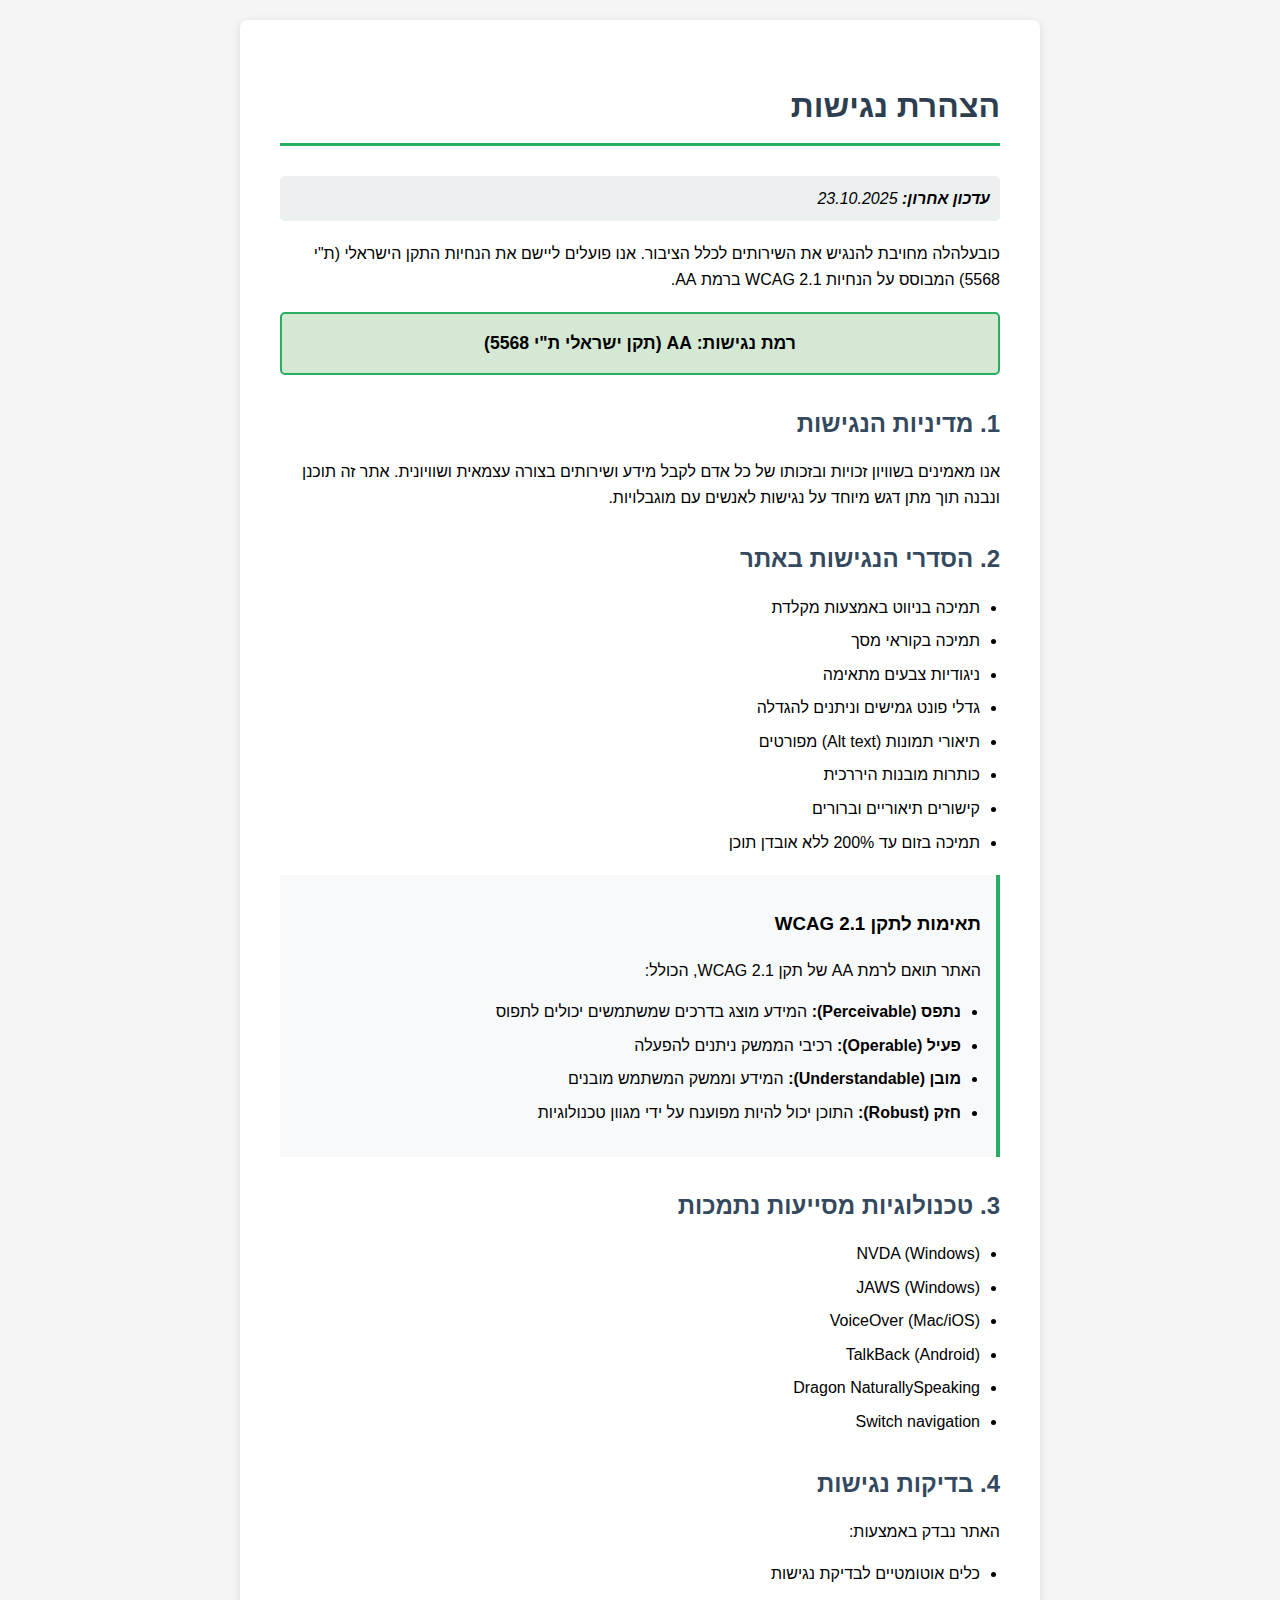
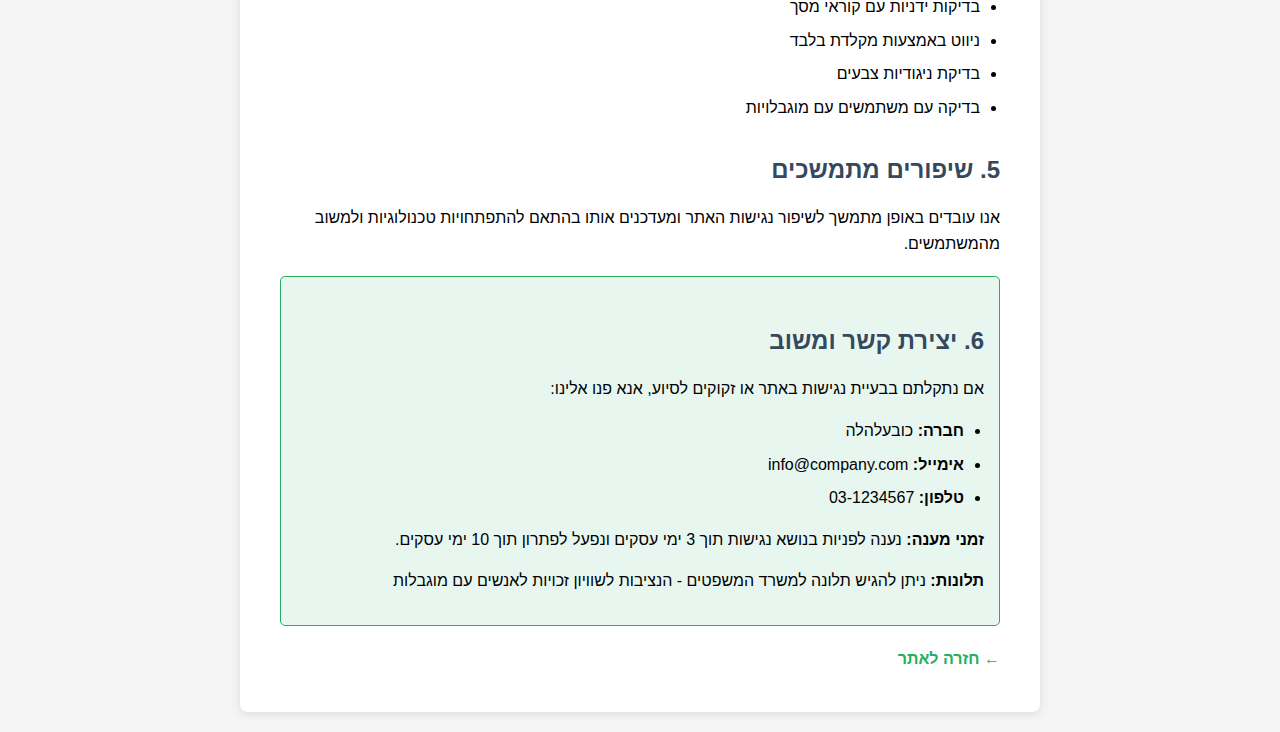
<file: public/accessibility.html>
<!DOCTYPE html>
<html lang="he" dir="rtl">
<head>
    <meta charset="UTF-8">
    <meta name="viewport" content="width=device-width, initial-scale=1.0">
    <title>הצהרת נגישות - כובעלהלה</title>
    <style>
        body {
            font-family: 'Segoe UI', Tahoma, Geneva, Verdana, sans-serif;
            line-height: 1.6;
            max-width: 800px;
            margin: 0 auto;
            padding: 20px;
            background-color: #f5f5f5;
            direction: rtl;
        }
        .container {
            background: white;
            padding: 40px;
            border-radius: 8px;
            box-shadow: 0 2px 10px rgba(0,0,0,0.1);
        }
        h1 {
            color: #2c3e50;
            border-bottom: 3px solid #27ae60;
            padding-bottom: 10px;
            margin-bottom: 30px;
        }
        h2 {
            color: #34495e;
            margin-top: 30px;
            margin-bottom: 15px;
        }
        .last-updated {
            background: #ecf0f1;
            padding: 10px;
            border-radius: 5px;
            margin-bottom: 20px;
            font-style: italic;
        }
        .contact-info {
            background: #e8f6f0;
            border: 1px solid #27ae60;
            padding: 15px;
            border-radius: 5px;
            margin-top: 20px;
        }
        .compliance-level {
            background: #d5e8d4;
            border: 2px solid #27ae60;
            padding: 15px;
            border-radius: 5px;
            margin: 20px 0;
            text-align: center;
            font-weight: bold;
            font-size: 1.1em;
        }
        ul {
            padding-right: 20px;
        }
        li {
            margin-bottom: 8px;
        }
        .back-link {
            display: inline-block;
            margin-top: 20px;
            color: #27ae60;
            text-decoration: none;
            font-weight: bold;
        }
        .back-link:hover {
            text-decoration: underline;
        }
        .wcag-info {
            background: #f8f9fa;
            border-right: 4px solid #27ae60;
            padding: 15px;
            margin: 20px 0;
        }
    </style>
</head>
<body>
    <div class="container">
        <h1>הצהרת נגישות</h1>
        
        <div class="last-updated">
            <strong>עדכון אחרון:</strong> 23.10.2025
        </div>

        <p>
            כובעלהלה מחויבת להנגיש את השירותים לכלל הציבור. אנו פועלים ליישם את הנחיות התקן הישראלי 
            (ת"י 5568) המבוסס על הנחיות WCAG 2.1 ברמת AA.
        </p>

        <div class="compliance-level">
            רמת נגישות: AA (תקן ישראלי ת"י 5568)
        </div>

        <h2>1. מדיניות הנגישות</h2>
        <p>
            אנו מאמינים בשוויון זכויות ובזכותו של כל אדם לקבל מידע ושירותים בצורה עצמאית ושוויונית. 
            אתר זה תוכנן ונבנה תוך מתן דגש מיוחד על נגישות לאנשים עם מוגבלויות.
        </p>

        <h2>2. הסדרי הנגישות באתר</h2>
        <ul>
            <li>תמיכה בניווט באמצעות מקלדת</li>
            <li>תמיכה בקוראי מסך</li>
            <li>ניגודיות צבעים מתאימה</li>
            <li>גדלי פונט גמישים וניתנים להגדלה</li>
            <li>תיאורי תמונות (Alt text) מפורטים</li>
            <li>כותרות מובנות היררכית</li>
            <li>קישורים תיאוריים וברורים</li>
            <li>תמיכה בזום עד 200% ללא אובדן תוכן</li>
        </ul>

        <div class="wcag-info">
            <h3>תאימות לתקן WCAG 2.1</h3>
            <p>האתר תואם לרמת AA של תקן WCAG 2.1, הכולל:</p>
            <ul>
                <li><strong>נתפס (Perceivable):</strong> המידע מוצג בדרכים שמשתמשים יכולים לתפוס</li>
                <li><strong>פעיל (Operable):</strong> רכיבי הממשק ניתנים להפעלה</li>
                <li><strong>מובן (Understandable):</strong> המידע וממשק המשתמש מובנים</li>
                <li><strong>חזק (Robust):</strong> התוכן יכול להיות מפוענח על ידי מגוון טכנולוגיות</li>
            </ul>
        </div>

        <h2>3. טכנולוגיות מסייעות נתמכות</h2>
        <ul>
            <li>NVDA (Windows)</li>
            <li>JAWS (Windows)</li>
            <li>VoiceOver (Mac/iOS)</li>
            <li>TalkBack (Android)</li>
            <li>Dragon NaturallySpeaking</li>
            <li>Switch navigation</li>
        </ul>

        <h2>4. בדיקות נגישות</h2>
        <p>האתר נבדק באמצעות:</p>
        <ul>
            <li>כלים אוטומטיים לבדיקת נגישות</li>
            <li>בדיקות ידניות עם קוראי מסך</li>
            <li>ניווט באמצעות מקלדת בלבד</li>
            <li>בדיקת ניגודיות צבעים</li>
            <li>בדיקה עם משתמשים עם מוגבלויות</li>
        </ul>

        <h2>5. שיפורים מתמשכים</h2>
        <p>
            אנו עובדים באופן מתמשך לשיפור נגישות האתר ומעדכנים אותו בהתאם להתפתחויות טכנולוגיות ולמשוב מהמשתמשים.
        </p>

        <div class="contact-info">
            <h2>6. יצירת קשר ומשוב</h2>
            <p>אם נתקלתם בבעיית נגישות באתר או זקוקים לסיוע, אנא פנו אלינו:</p>
            <ul>
                <li><strong>חברה:</strong> כובעלהלה</li>
                <li><strong>אימייל:</strong> info@company.com</li>
                <li><strong>טלפון:</strong> 03-1234567</li>
            </ul>
            <p>
                <strong>זמני מענה:</strong> נענה לפניות בנושא נגישות תוך 3 ימי עסקים ונפעל לפתרון תוך 10 ימי עסקים.
            </p>
            <p>
                <strong>תלונות:</strong> ניתן להגיש תלונה למשרד המשפטים - הנציבות לשוויון זכויות לאנשים עם מוגבלות
            </p>
        </div>

        <a href="/" class="back-link">← חזרה לאתר</a>
    </div>
</body>
</html>
</file>
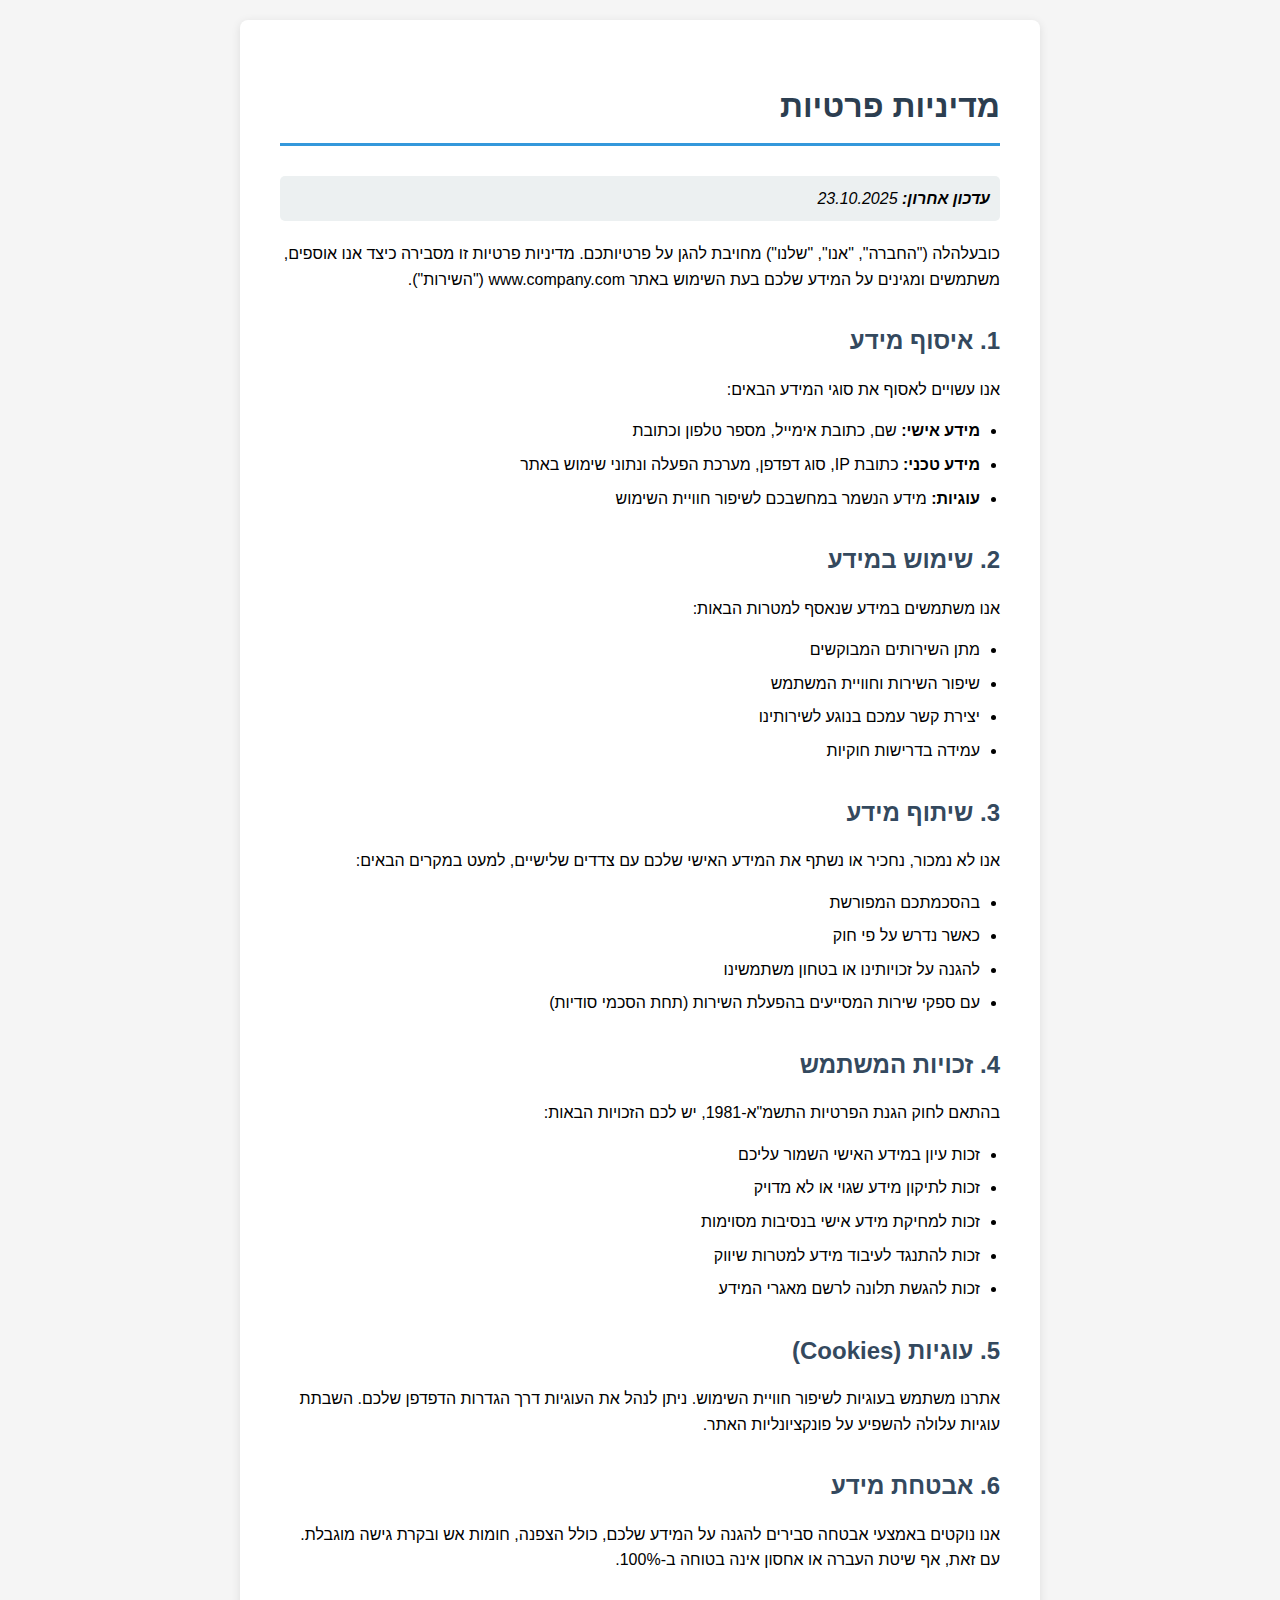
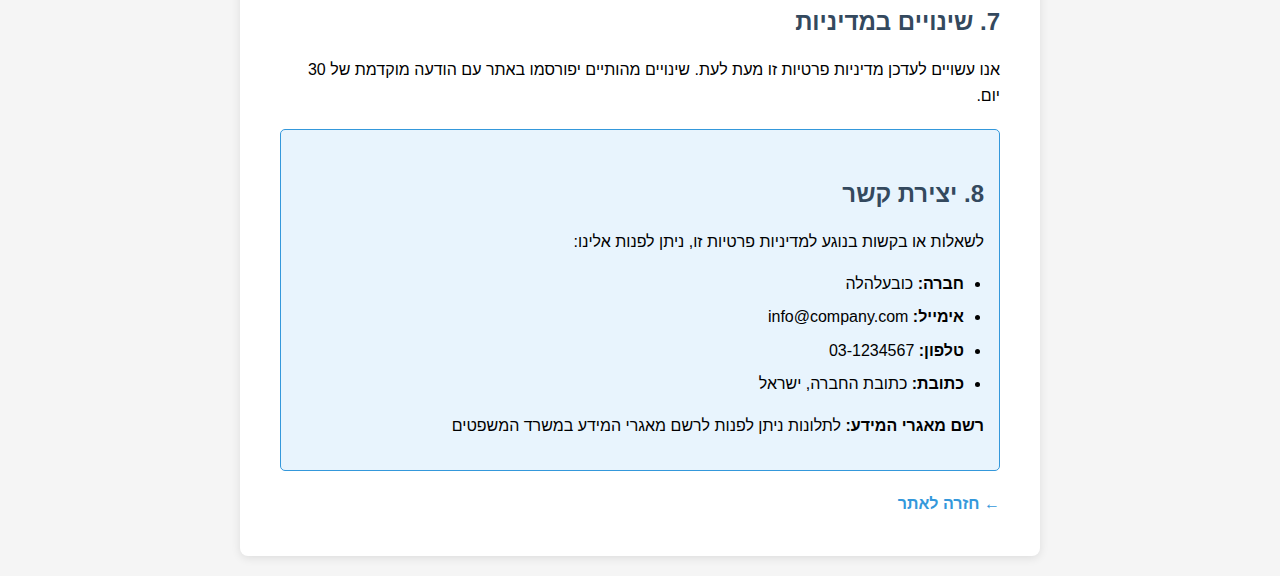
<file: public/privacy.html>
<!DOCTYPE html>
<html lang="he" dir="rtl">
<head>
    <meta charset="UTF-8">
    <meta name="viewport" content="width=device-width, initial-scale=1.0">
    <title>מדיניות פרטיות - כובעלהלה</title>
    <style>
        body {
            font-family: 'Segoe UI', Tahoma, Geneva, Verdana, sans-serif;
            line-height: 1.6;
            max-width: 800px;
            margin: 0 auto;
            padding: 20px;
            background-color: #f5f5f5;
            direction: rtl;
        }
        .container {
            background: white;
            padding: 40px;
            border-radius: 8px;
            box-shadow: 0 2px 10px rgba(0,0,0,0.1);
        }
        h1 {
            color: #2c3e50;
            border-bottom: 3px solid #3498db;
            padding-bottom: 10px;
            margin-bottom: 30px;
        }
        h2 {
            color: #34495e;
            margin-top: 30px;
            margin-bottom: 15px;
        }
        .last-updated {
            background: #ecf0f1;
            padding: 10px;
            border-radius: 5px;
            margin-bottom: 20px;
            font-style: italic;
        }
        .contact-info {
            background: #e8f4fd;
            border: 1px solid #3498db;
            padding: 15px;
            border-radius: 5px;
            margin-top: 20px;
        }
        ul {
            padding-right: 20px;
        }
        li {
            margin-bottom: 8px;
        }
        .back-link {
            display: inline-block;
            margin-top: 20px;
            color: #3498db;
            text-decoration: none;
            font-weight: bold;
        }
        .back-link:hover {
            text-decoration: underline;
        }
    </style>
</head>
<body>
    <div class="container">
        <h1>מדיניות פרטיות</h1>
        
        <div class="last-updated">
            <strong>עדכון אחרון:</strong> 23.10.2025
        </div>

        <p>
            כובעלהלה ("החברה", "אנו", "שלנו") מחויבת להגן על פרטיותכם. מדיניות פרטיות זו מסבירה כיצד אנו אוספים, 
            משתמשים ומגינים על המידע שלכם בעת השימוש באתר www.company.com ("השירות").
        </p>

        <h2>1. איסוף מידע</h2>
        <p>אנו עשויים לאסוף את סוגי המידע הבאים:</p>
        <ul>
            <li><strong>מידע אישי:</strong> שם, כתובת אימייל, מספר טלפון וכתובת</li>
            <li><strong>מידע טכני:</strong> כתובת IP, סוג דפדפן, מערכת הפעלה ונתוני שימוש באתר</li>
            <li><strong>עוגיות:</strong> מידע הנשמר במחשבכם לשיפור חוויית השימוש</li>
        </ul>

        <h2>2. שימוש במידע</h2>
        <p>אנו משתמשים במידע שנאסף למטרות הבאות:</p>
        <ul>
            <li>מתן השירותים המבוקשים</li>
            <li>שיפור השירות וחוויית המשתמש</li>
            <li>יצירת קשר עמכם בנוגע לשירותינו</li>
            <li>עמידה בדרישות חוקיות</li>
        </ul>

        <h2>3. שיתוף מידע</h2>
        <p>אנו לא נמכור, נחכיר או נשתף את המידע האישי שלכם עם צדדים שלישיים, למעט במקרים הבאים:</p>
        <ul>
            <li>בהסכמתכם המפורשת</li>
            <li>כאשר נדרש על פי חוק</li>
            <li>להגנה על זכויותינו או בטחון משתמשינו</li>
            <li>עם ספקי שירות המסייעים בהפעלת השירות (תחת הסכמי סודיות)</li>
        </ul>

        <h2>4. זכויות המשתמש</h2>
        <p>בהתאם לחוק הגנת הפרטיות התשמ"א-1981, יש לכם הזכויות הבאות:</p>
        <ul>
            <li>זכות עיון במידע האישי השמור עליכם</li>
            <li>זכות לתיקון מידע שגוי או לא מדויק</li>
            <li>זכות למחיקת מידע אישי בנסיבות מסוימות</li>
            <li>זכות להתנגד לעיבוד מידע למטרות שיווק</li>
            <li>זכות להגשת תלונה לרשם מאגרי המידע</li>
        </ul>

        <h2>5. עוגיות (Cookies)</h2>
        <p>
            אתרנו משתמש בעוגיות לשיפור חוויית השימוש. ניתן לנהל את העוגיות דרך הגדרות הדפדפן שלכם. 
            השבתת עוגיות עלולה להשפיע על פונקציונליות האתר.
        </p>

        <h2>6. אבטחת מידע</h2>
        <p>
            אנו נוקטים באמצעי אבטחה סבירים להגנה על המידע שלכם, כולל הצפנה, חומות אש ובקרת גישה מוגבלת. 
            עם זאת, אף שיטת העברה או אחסון אינה בטוחה ב-100%.
        </p>

        <h2>7. שינויים במדיניות</h2>
        <p>
            אנו עשויים לעדכן מדיניות פרטיות זו מעת לעת. שינויים מהותיים יפורסמו באתר עם הודעה מוקדמת של 30 יום.
        </p>

        <div class="contact-info">
            <h2>8. יצירת קשר</h2>
            <p>לשאלות או בקשות בנוגע למדיניות פרטיות זו, ניתן לפנות אלינו:</p>
            <ul>
                <li><strong>חברה:</strong> כובעלהלה</li>
                <li><strong>אימייל:</strong> info@company.com</li>
                <li><strong>טלפון:</strong> 03-1234567</li>
                <li><strong>כתובת:</strong> כתובת החברה, ישראל</li>
            </ul>
            <p><strong>רשם מאגרי המידע:</strong> לתלונות ניתן לפנות לרשם מאגרי המידע במשרד המשפטים</p>
        </div>

        <a href="/" class="back-link">← חזרה לאתר</a>
    </div>
</body>
</html>
</file>
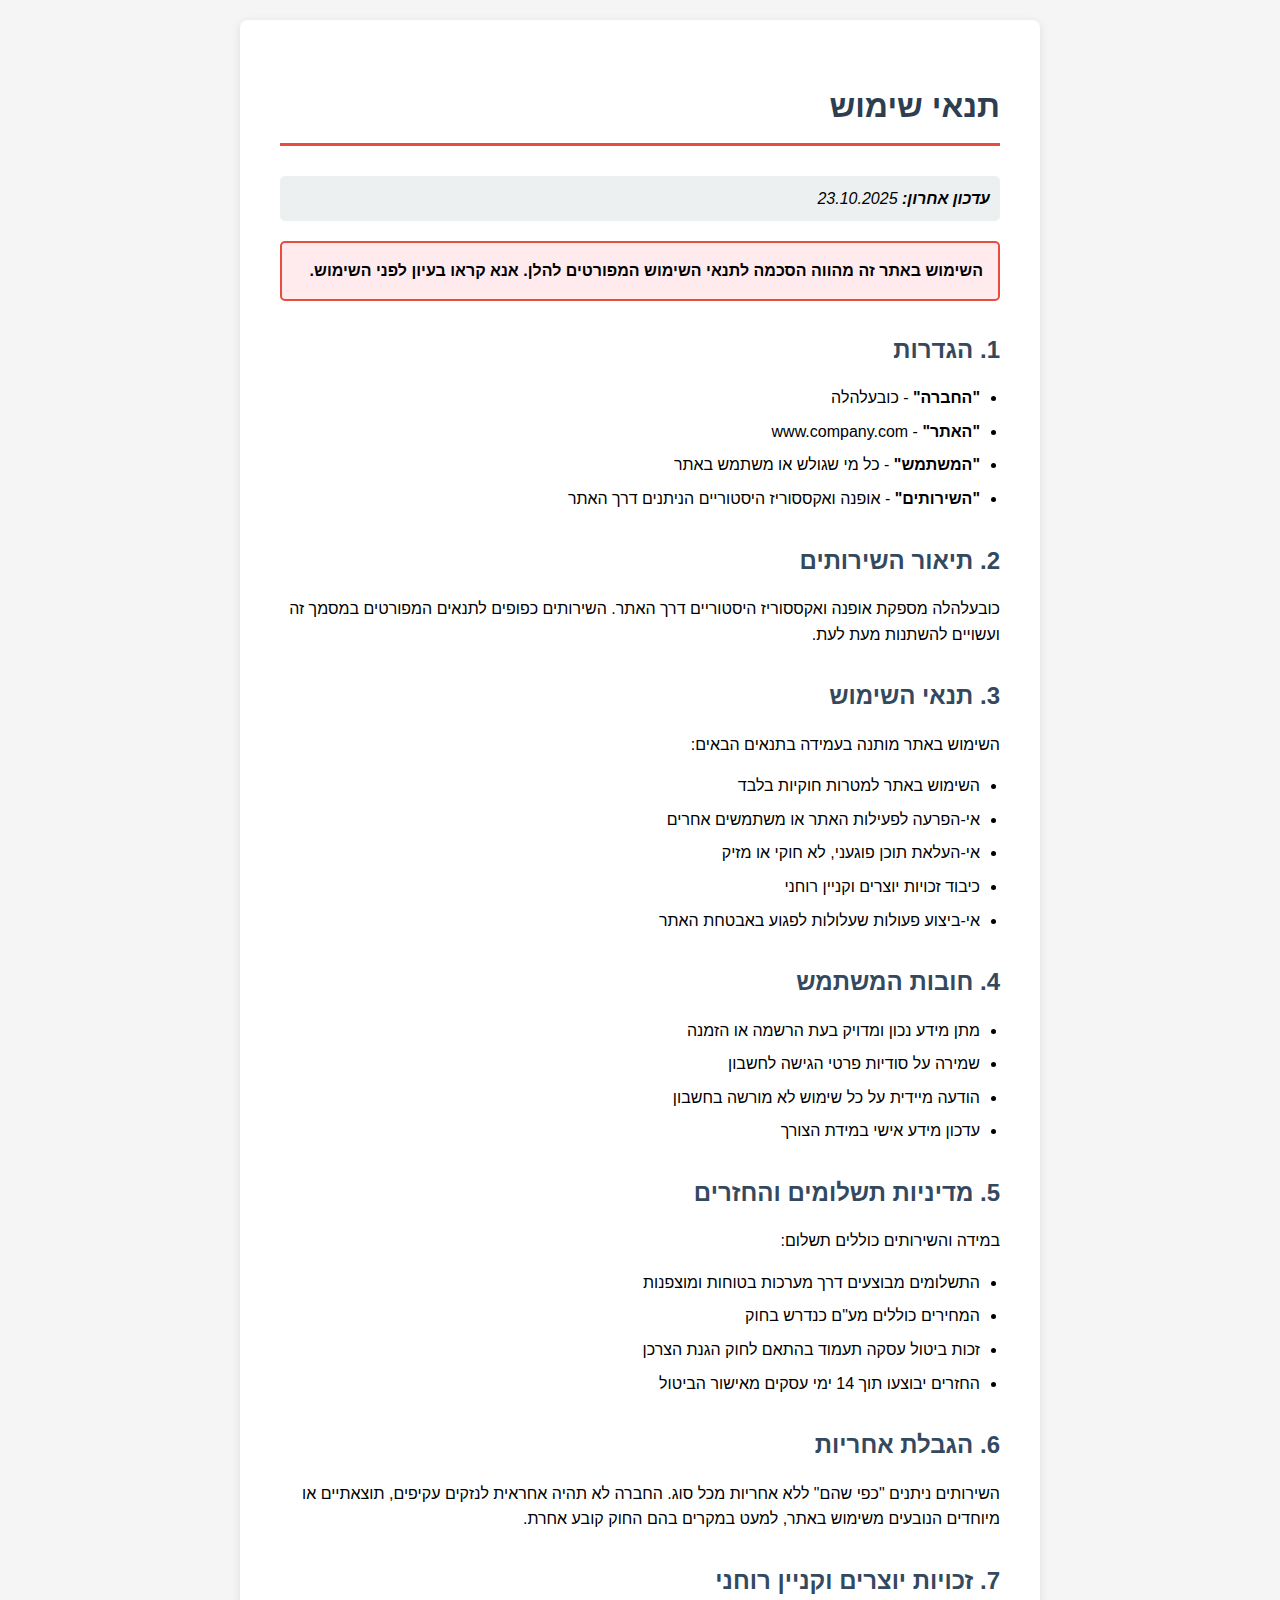
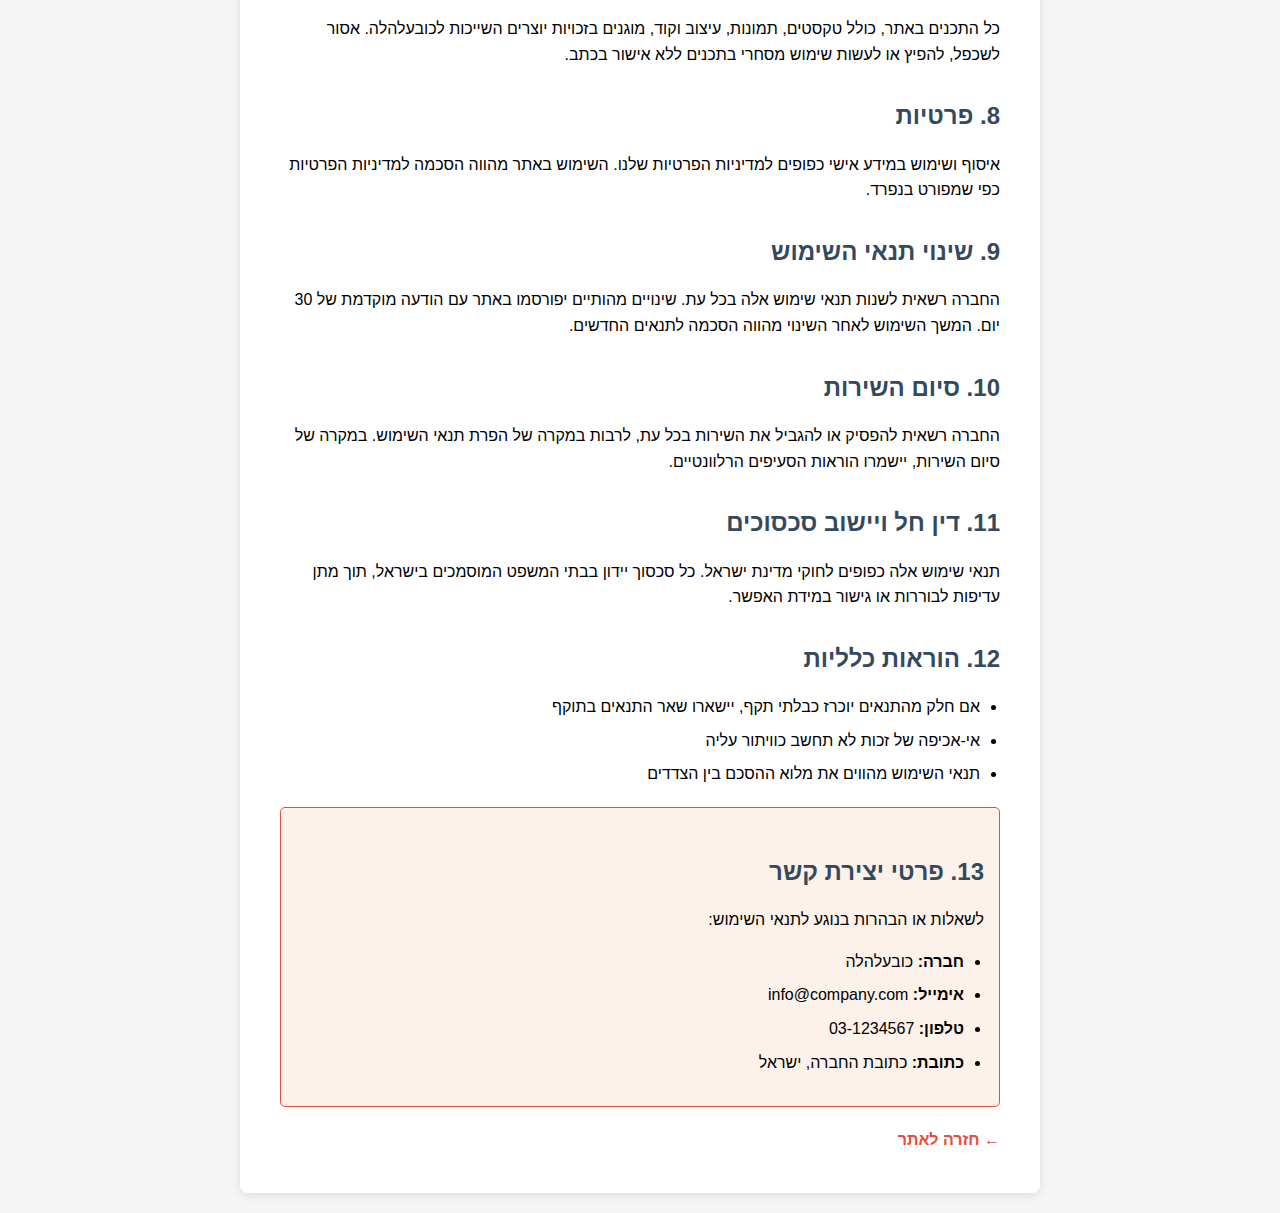
<file: public/terms.html>
<!DOCTYPE html>
<html lang="he" dir="rtl">
<head>
    <meta charset="UTF-8">
    <meta name="viewport" content="width=device-width, initial-scale=1.0">
    <title>תנאי שימוש - כובעלהלה</title>
    <style>
        body {
            font-family: 'Segoe UI', Tahoma, Geneva, Verdana, sans-serif;
            line-height: 1.6;
            max-width: 800px;
            margin: 0 auto;
            padding: 20px;
            background-color: #f5f5f5;
            direction: rtl;
        }
        .container {
            background: white;
            padding: 40px;
            border-radius: 8px;
            box-shadow: 0 2px 10px rgba(0,0,0,0.1);
        }
        h1 {
            color: #2c3e50;
            border-bottom: 3px solid #e74c3c;
            padding-bottom: 10px;
            margin-bottom: 30px;
        }
        h2 {
            color: #34495e;
            margin-top: 30px;
            margin-bottom: 15px;
        }
        .last-updated {
            background: #ecf0f1;
            padding: 10px;
            border-radius: 5px;
            margin-bottom: 20px;
            font-style: italic;
        }
        .contact-info {
            background: #fdf2e9;
            border: 1px solid #e74c3c;
            padding: 15px;
            border-radius: 5px;
            margin-top: 20px;
        }
        .important-notice {
            background: #ffebee;
            border: 2px solid #e74c3c;
            padding: 15px;
            border-radius: 5px;
            margin: 20px 0;
            font-weight: bold;
        }
        ul {
            padding-right: 20px;
        }
        li {
            margin-bottom: 8px;
        }
        .back-link {
            display: inline-block;
            margin-top: 20px;
            color: #e74c3c;
            text-decoration: none;
            font-weight: bold;
        }
        .back-link:hover {
            text-decoration: underline;
        }
    </style>
</head>
<body>
    <div class="container">
        <h1>תנאי שימוש</h1>
        
        <div class="last-updated">
            <strong>עדכון אחרון:</strong> 23.10.2025
        </div>

        <div class="important-notice">
            השימוש באתר זה מהווה הסכמה לתנאי השימוש המפורטים להלן. אנא קראו בעיון לפני השימוש.
        </div>

        <h2>1. הגדרות</h2>
        <ul>
            <li><strong>"החברה"</strong> - כובעלהלה</li>
            <li><strong>"האתר"</strong> - www.company.com</li>
            <li><strong>"המשתמש"</strong> - כל מי שגולש או משתמש באתר</li>
            <li><strong>"השירותים"</strong> - אופנה ואקססוריז היסטוריים הניתנים דרך האתר</li>
        </ul>

        <h2>2. תיאור השירותים</h2>
        <p>
            כובעלהלה מספקת אופנה ואקססוריז היסטוריים דרך האתר. השירותים כפופים לתנאים המפורטים במסמך זה 
            ועשויים להשתנות מעת לעת.
        </p>

        <h2>3. תנאי השימוש</h2>
        <p>השימוש באתר מותנה בעמידה בתנאים הבאים:</p>
        <ul>
            <li>השימוש באתר למטרות חוקיות בלבד</li>
            <li>אי-הפרעה לפעילות האתר או משתמשים אחרים</li>
            <li>אי-העלאת תוכן פוגעני, לא חוקי או מזיק</li>
            <li>כיבוד זכויות יוצרים וקניין רוחני</li>
            <li>אי-ביצוע פעולות שעלולות לפגוע באבטחת האתר</li>
        </ul>

        <h2>4. חובות המשתמש</h2>
        <ul>
            <li>מתן מידע נכון ומדויק בעת הרשמה או הזמנה</li>
            <li>שמירה על סודיות פרטי הגישה לחשבון</li>
            <li>הודעה מיידית על כל שימוש לא מורשה בחשבון</li>
            <li>עדכון מידע אישי במידת הצורך</li>
        </ul>

        <h2>5. מדיניות תשלומים והחזרים</h2>
        <p>במידה והשירותים כוללים תשלום:</p>
        <ul>
            <li>התשלומים מבוצעים דרך מערכות בטוחות ומוצפנות</li>
            <li>המחירים כוללים מע"ם כנדרש בחוק</li>
            <li>זכות ביטול עסקה תעמוד בהתאם לחוק הגנת הצרכן</li>
            <li>החזרים יבוצעו תוך 14 ימי עסקים מאישור הביטול</li>
        </ul>

        <h2>6. הגבלת אחריות</h2>
        <p>
            השירותים ניתנים "כפי שהם" ללא אחריות מכל סוג. החברה לא תהיה אחראית לנזקים עקיפים, 
            תוצאתיים או מיוחדים הנובעים משימוש באתר, למעט במקרים בהם החוק קובע אחרת.
        </p>

        <h2>7. זכויות יוצרים וקניין רוחני</h2>
        <p>
            כל התכנים באתר, כולל טקסטים, תמונות, עיצוב וקוד, מוגנים בזכויות יוצרים השייכות לכובעלהלה. 
            אסור לשכפל, להפיץ או לעשות שימוש מסחרי בתכנים ללא אישור בכתב.
        </p>

        <h2>8. פרטיות</h2>
        <p>
            איסוף ושימוש במידע אישי כפופים למדיניות הפרטיות שלנו. השימוש באתר מהווה הסכמה 
            למדיניות הפרטיות כפי שמפורט בנפרד.
        </p>

        <h2>9. שינוי תנאי השימוש</h2>
        <p>
            החברה רשאית לשנות תנאי שימוש אלה בכל עת. שינויים מהותיים יפורסמו באתר עם הודעה מוקדמת 
            של 30 יום. המשך השימוש לאחר השינוי מהווה הסכמה לתנאים החדשים.
        </p>

        <h2>10. סיום השירות</h2>
        <p>
            החברה רשאית להפסיק או להגביל את השירות בכל עת, לרבות במקרה של הפרת תנאי השימוש. 
            במקרה של סיום השירות, יישמרו הוראות הסעיפים הרלוונטיים.
        </p>

        <h2>11. דין חל ויישוב סכסוכים</h2>
        <p>
            תנאי שימוש אלה כפופים לחוקי מדינת ישראל. כל סכסוך יידון בבתי המשפט המוסמכים בישראל, 
            תוך מתן עדיפות לבוררות או גישור במידת האפשר.
        </p>

        <h2>12. הוראות כלליות</h2>
        <ul>
            <li>אם חלק מהתנאים יוכרז כבלתי תקף, יישארו שאר התנאים בתוקף</li>
            <li>אי-אכיפה של זכות לא תחשב כוויתור עליה</li>
            <li>תנאי השימוש מהווים את מלוא ההסכם בין הצדדים</li>
        </ul>

        <div class="contact-info">
            <h2>13. פרטי יצירת קשר</h2>
            <p>לשאלות או הבהרות בנוגע לתנאי השימוש:</p>
            <ul>
                <li><strong>חברה:</strong> כובעלהלה</li>
                <li><strong>אימייל:</strong> info@company.com</li>
                <li><strong>טלפון:</strong> 03-1234567</li>
                <li><strong>כתובת:</strong> כתובת החברה, ישראל</li>
            </ul>
        </div>

        <a href="/" class="back-link">← חזרה לאתר</a>
    </div>
</body>
</html>
</file>
